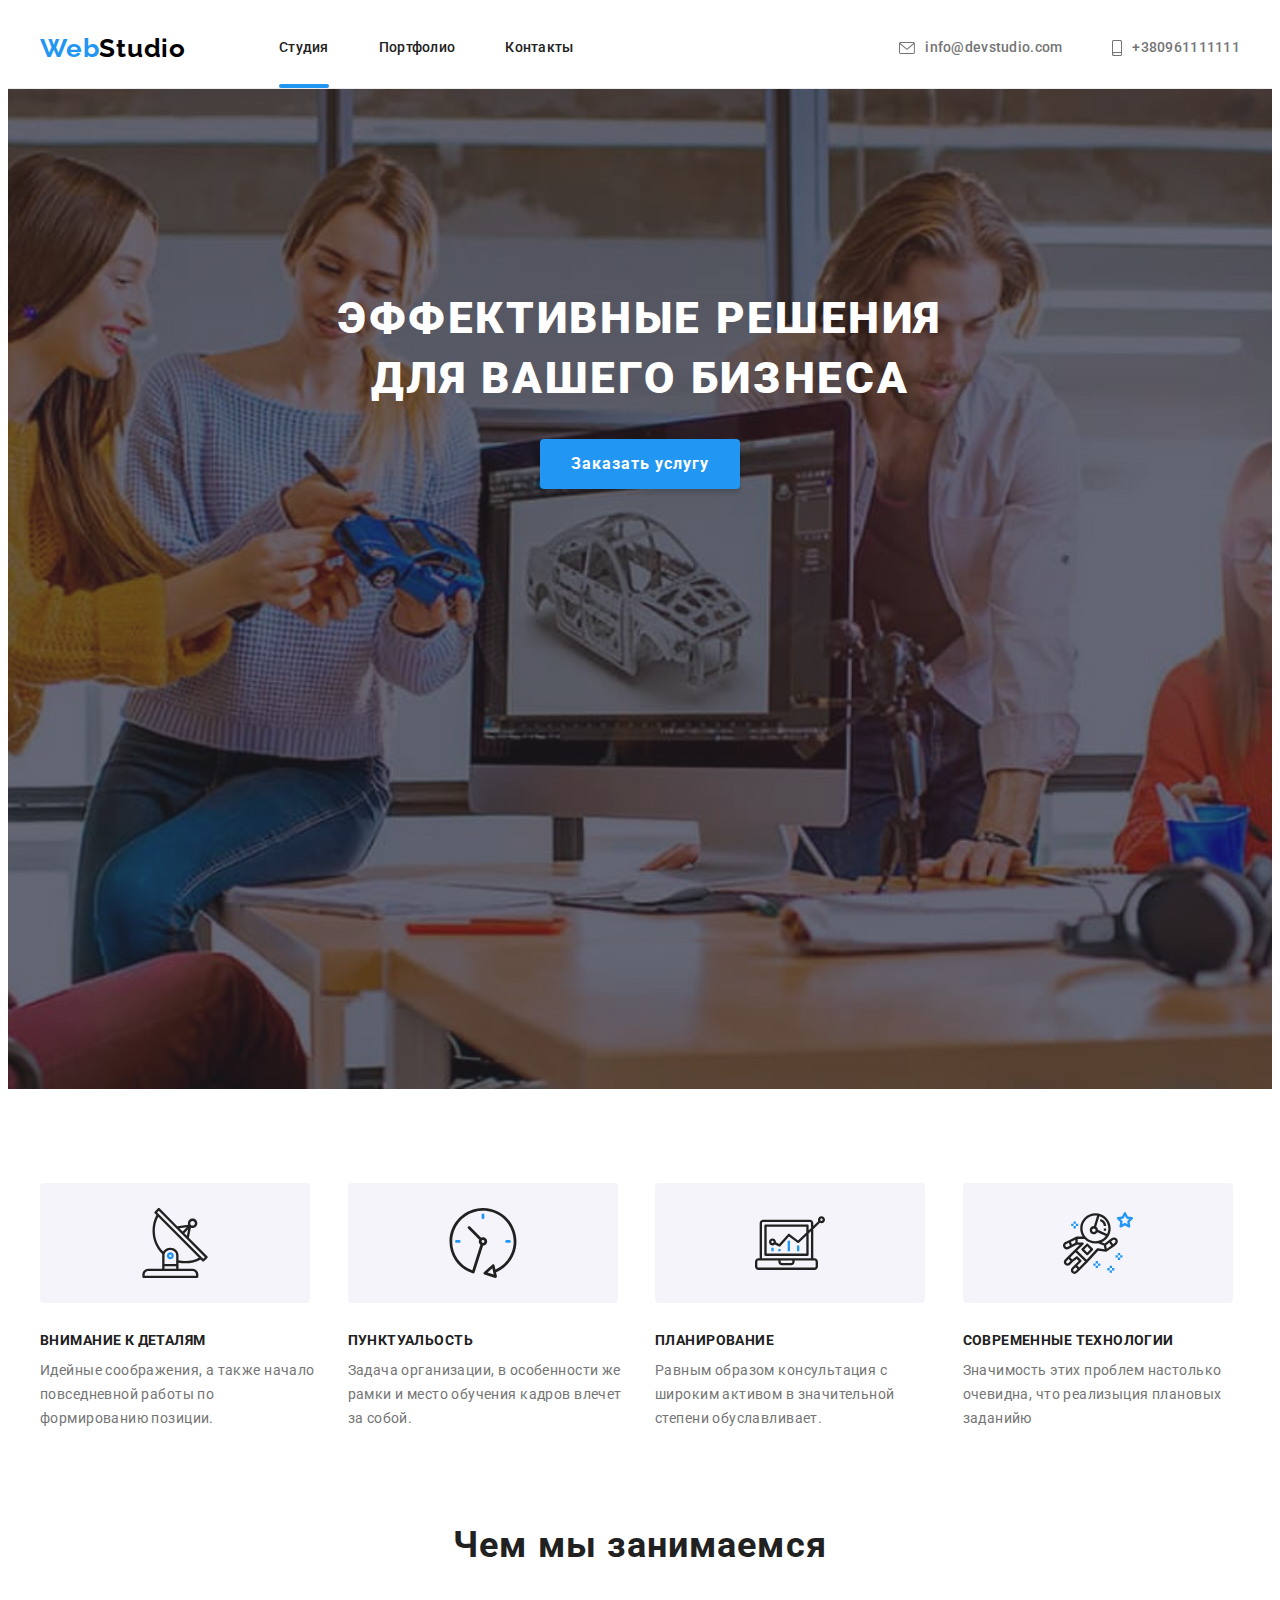
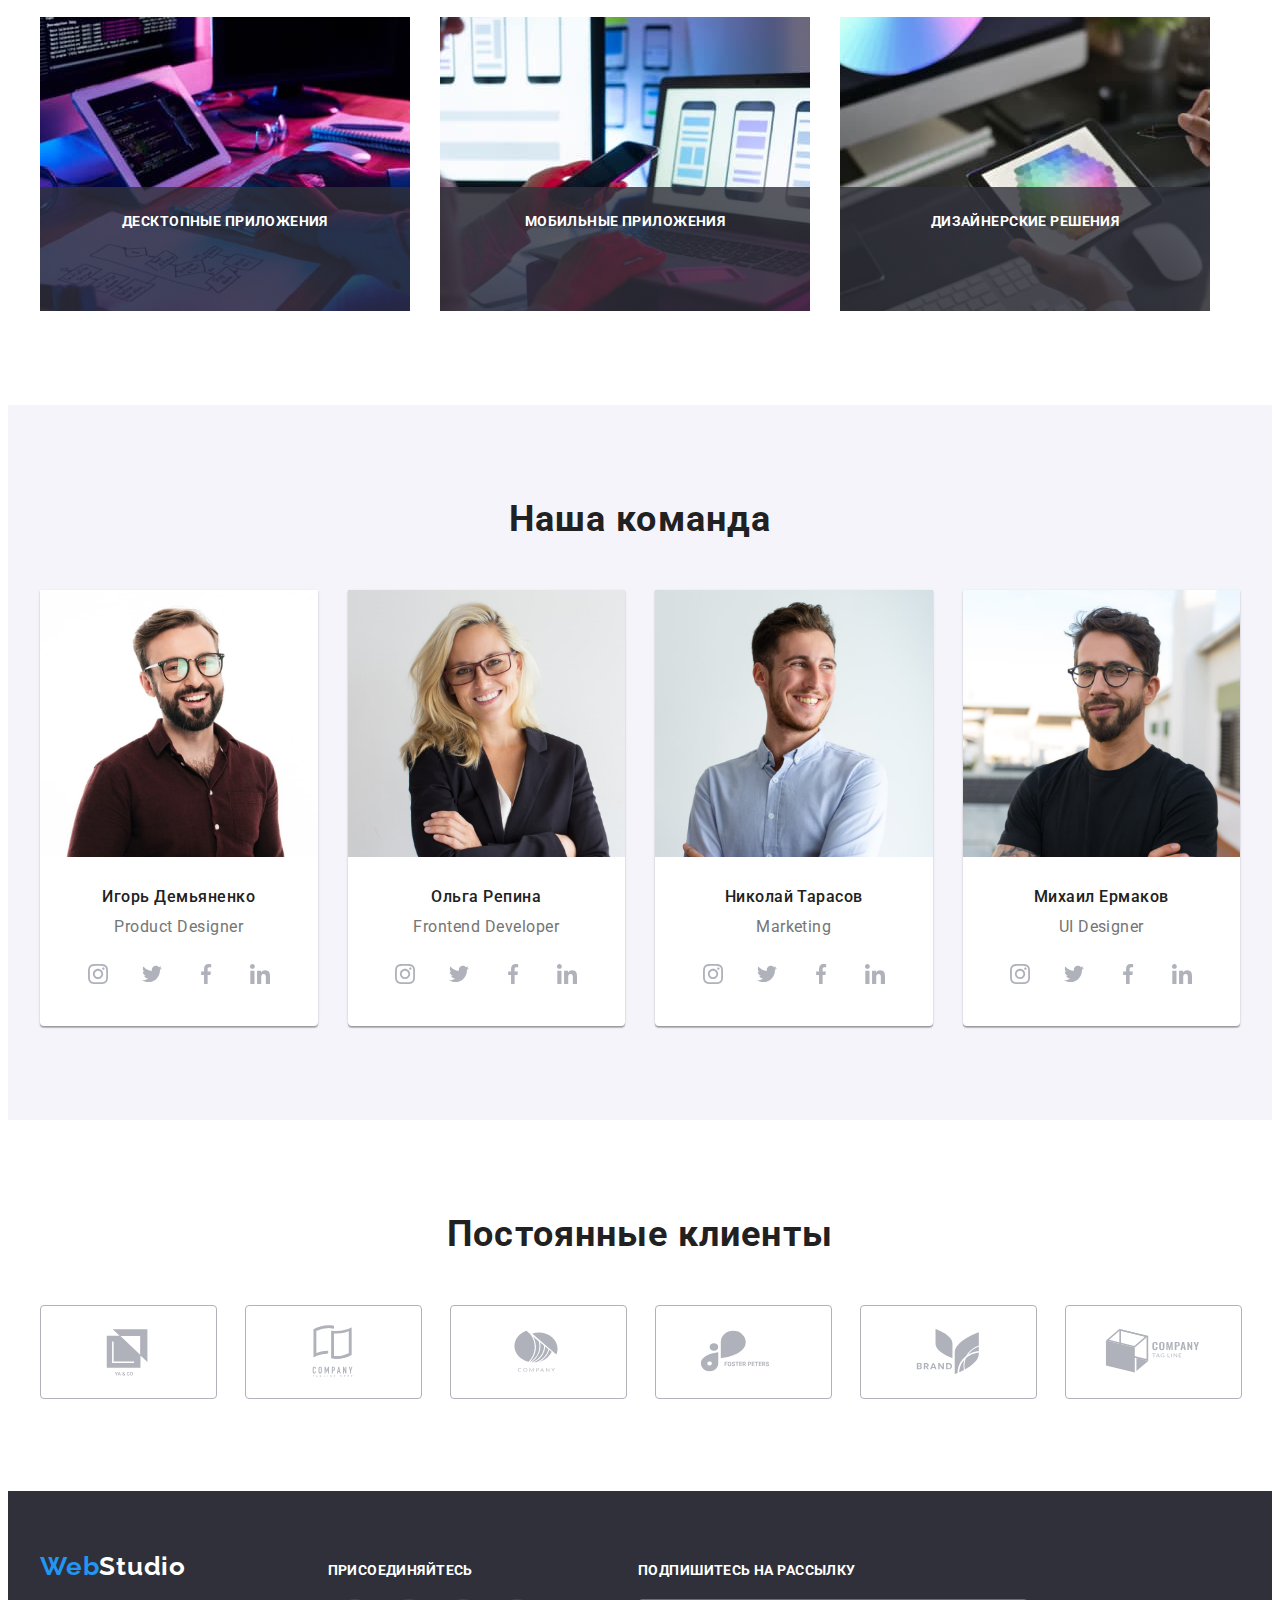
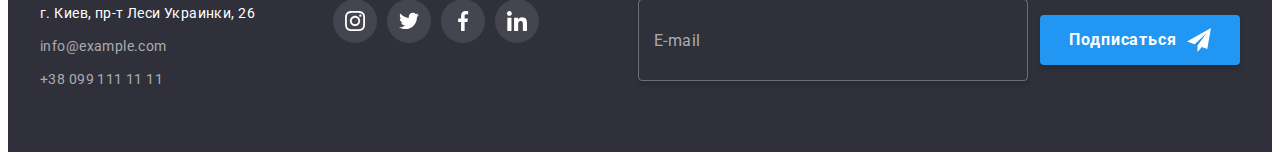
<file: index.html>
<!DOCTYPE html>
<html lang="ru">
  <head>
    <meta charset="utf-8" />
    <meta name="viewport" content="width=device-width, initial-scale=1.0" />
    <link rel="preconnect" href="https://fonts.googleapis.com" />
    <link rel="preconnect" href="https://fonts.gstatic.com" crossorigin />
    <link
      href="https://fonts.googleapis.com/css2?family=Raleway:wght@700&family=Roboto:wght@400;500;700;900&display=swap"
      rel="stylesheet"
    />
    <link
      rel="stylesheet"
      href="https://cdnjs.cloudflare.com/ajax/libs/modern-normalize/1.1.0/modern-normalize.min.css"
      integrity="sha512-wpPYUAdjBVSE4KJnH1VR1HeZfpl1ub8YT/NKx4PuQ5NmX2tKuGu6U/JRp5y+Y8XG2tV+wKQpNHVUX03MfMFn9Q=="
      crossorigin="anonymous"
      referrerpolicy="no-referrer"
    />
    <link rel="stylesheet" type="text/css" href="./css/main.css" />
    <title>WebStudio</title>
  </head>
  <body>
    <header class="header">
      <div class="container">
        <nav class="header-nav">
          <a href="./index.html" class="logo logo__header link" lang="en"
            ><span class="logo__aсcent">Web</span>Studio</a
          >

          <ul class="header-nav__list list">
            <li class="header-nav__item">
              <a
                href="./index.html"
                class="header-nav__link link header-nav__underline"
                >Студия</a
              >
            </li>
            <li class="header-nav__item">
              <a href="./portfolio.html" class="header-nav__link link"
                >Портфолио</a
              >
            </li>
            <li class="header-nav__item">
              <a href="" class="header-nav__link link">Контакты</a>
            </li>
          </ul>
        </nav>

        <ul class="header-contacts__list list">
          <li class="header-contacts__item">
            <a
              href="mailto:info@devstudio.com"
              class="header-contacts__link link"
            >
              <svg class="header-contacts__icon" width="16" height="12">
                <use href="./img/sprite.svg#icon-mail"></use>
              </svg>
              info@devstudio.com</a
            >
          </li>
          <li class="header-contacts__item">
            <a href="tel:+380961111111" class="header-contacts__link link">
              <svg class="header-contacts__icon" width="10" height="16">
                <use href="./img/sprite.svg#icon-phone"></use>
              </svg>
              +380961111111</a
            >
          </li>
        </ul>

        <div class="header-mob">
          <a href="./index.html" class="logo logo__header link" lang="en"
            ><span class="logo__aсcent">Web</span>Studio</a
          >

          <button type="button" class="header-mob__btn btn" data-menu-open>
            <svg class="header-mob__icon" width="24" height="16">
              <use href="./img/sprite.svg#icon-menu"></use>
            </svg>
          </button>

          <div class="menu is-hidden" data-menu>
            <button type="button" class="menu__btn btn" data-menu-close>
              <svg class="menu__icon" width="19" height="19">
                <use href="./img/sprite.svg#icon-close"></use>
              </svg>
            </button>
            <div class="menu-nav">
              <ul class="menu-nav__list list">
                <li class="menu-nav__item">
                  <a href="./index.html" class="menu-nav__link link">Студия</a>
                </li>
                <li class="menu-nav__item">
                  <a href="./portfolio.html" class="menu-nav__link link"
                    >Портфолио</a
                  >
                </li>
                <li class="menu-nav__item">
                  <a href="" class="menu-nav__link link">Контакты</a>
                </li>
              </ul>
            </div>

            <div class="menu-bottom">
              <div class="menu-contacts">
                <ul class="menu-contacts__list list">
                  <li class="menu-contacts__item">
                    <a
                      href="tel:+380961111111"
                      class="menu-contacts__link link menu-contacts__link--tel"
                      >+380961111111</a
                    >
                  </li>
                  <li class="menu-contacts__item">
                    <a
                      href="mailto:info@devstudio.com"
                      class="menu-contacts__link link menu-contacts__link--mail"
                      >info@devstudio.com</a
                    >
                  </li>
                </ul>
              </div>

              <div class="menu-social">
                <ul class="menu-social__list list">
                  <li class="menu-social__item">
                    <a href="" class="menu-social__link link">Instagram</a>
                  </li>
                  <li class="menu-social__item">
                    <a href="" class="menu-social__link link">Twitter</a>
                  </li>
                  <li class="menu-social__item">
                    <a href="" class="menu-social__link link">Facebook</a>
                  </li>
                  <li class="menu-social__item">
                    <a href="" class="menu-social__link link">LinkedIn</a>
                  </li>
                </ul>
              </div>
            </div>
          </div>
        </div>
      </div>
    </header>

    <main>
      <section class="heading">
        <div class="container">
          <h1 class="heading__title">Эффективные решения для вашего бизнеса</h1>
          <button class="button btn" type="button" data-modal-open>
            Заказать услугу
          </button>
        </div>
      </section>

      <section class="features">
        <div class="container">
          <h2 class="visually-hidden">Наши преимущества</h2>

          <ul class="features__list list">
            <li class="features__item">
              <div class="features__container">
                <svg class="features__icon" width="70" height="70">
                  <use href="./img/sprite.svg#icon-1-antenna"></use>
                </svg>
              </div>
              <h3 class="features__title">Внимание к деталям</h3>
              <p class="features__text">
                Идейные соображения, а также начало повседневной работы по
                формированию позиции.
              </p>
            </li>

            <li class="features__item">
              <div class="features__container">
                <svg class="features__icon" width="70" height="70">
                  <use href="./img/sprite.svg#icon-2-clock"></use>
                </svg>
              </div>
              <h3 class="features__title">Пунктуальость</h3>
              <p class="features__text">
                Задача организации, в особенности же рамки и место обучения
                кадров влечет за собой.
              </p>
            </li>

            <li class="features__item">
              <div class="features__container">
                <svg class="features__icon" width="70" height="70">
                  <use href="./img/sprite.svg#icon-3-diagram"></use>
                </svg>
              </div>

              <h3 class="features__title">Планирование</h3>
              <p class="features__text">
                Равным образом консультация с широким активом в значительной
                степени обуславливает.
              </p>
            </li>

            <li class="features__item">
              <div class="features__container">
                <svg class="features__icon" width="70" height="70">
                  <use href="./img/sprite.svg#icon-4-astronaut"></use>
                </svg>
              </div>

              <h3 class="features__title">Современные технологии</h3>
              <p class="features__text">
                Значимость этих проблем настолько очевидна, что реализыция
                плановых заданийю
              </p>
            </li>
          </ul>
        </div>
      </section>

      <section class="activity section">
        <div class="container">
          <h2 class="activity__title">Чем мы занимаемся</h2>

          <ul class="activity__list list">
            <li class="activity__item">
              <img
                src="./img/studio/img1.jpg"
                class="activity__img"
                width="370"
                height="294"
                alt="Работа с алгоримом"
              />
              <div class="activity__caption">
                <h3 class="activity__text">Десктопные приложения</h3>
              </div>
            </li>
            <li class="activity__item">
              <img
                src="./img/studio/img2.jpg"
                class="activity__img"
                width="370"
                height="294"
                alt="Работа с мобильными приложениями"
              />
              <div class="activity__caption">
                <h3 class="activity__text">Мобильные приложения</h3>
              </div>
            </li>
            <li class="activity__item">
              <img
                src="./img/studio/img3.jpg"
                class="activity__img"
                width="370"
                height="294"
                alt="Работа с графикой"
              />
              <div class="activity__caption">
                <h3 class="activity__text">Дизайнерские решения</h3>
              </div>
            </li>
          </ul>
        </div>
      </section>

      <section class="team section">
        <div class="container">
          <h2 class="team__title">Наша команда</h2>

          <ul class="team__list list">
            <li class="team__item">
              <picture>
                <source
                  srcset="./img/studio/img4.jpg"
                  media="(min-width:1200px)"
                />
                <source
                  srcset="
                    ./img/studio/img4-tab.jpg    1x,
                    ./img/studio/img4-tab-x2.jpg 2x
                  "
                  media="(min-width:768px)"
                />
                <source
                  srcset="
                    ./img/studio/img4-mob.jpg    1x,
                    ./img/studio/img4-mob-x2.jpg 2x
                  "
                  media="(min-width:480px)"
                />
                <img
                  src="./img/studio/img4.jpg"
                  class="team__img"
                  alt="Парень в очках"
                />
              </picture>

              <div class="team-caption">
                <h3 class="team-caption__title">Игорь Демьяненко</h3>
                <p class="team-caption__text" lang="en">Product Designer</p>
                <ul class="social list">
                  <li class="social__item">
                    <a href="" class="social__link social__link--team link">
                      <svg class="social__icon" width="20" height="20">
                        <use href="./img/sprite.svg#icon-instagram"></use>
                      </svg>
                    </a>
                  </li>
                  <li class="social__item">
                    <a href="" class="social__link social__link--team link">
                      <svg class="social__icon" width="20" height="20">
                        <use href="./img/sprite.svg#icon-twitter"></use>
                      </svg>
                    </a>
                  </li>
                  <li class="social__item">
                    <a href="" class="social__link social__link--team link">
                      <svg class="social__icon" width="20" height="20">
                        <use href="./img/sprite.svg#icon-facebook"></use>
                      </svg>
                    </a>
                  </li>
                  <li class="social__item">
                    <a href="" class="social__link social__link--team link">
                      <svg class="social__icon" width="20" height="20">
                        <use href="./img/sprite.svg#icon-linkedin"></use>
                      </svg>
                    </a>
                  </li>
                </ul>
              </div>
            </li>

            <li class="team__item">
              <picture>
                <source
                  srcset="./img/studio/img5.jpg"
                  media="(min-width:1200px)"
                />
                <source
                  srcset="
                    ./img/studio/img5-tab.jpg    1x,
                    ./img/studio/img5-tab-x2.jpg 2x
                  "
                  media="(min-width:768px)"
                />
                <source
                  srcset="
                    ./img/studio/img5-mob.jpg    1x,
                    ./img/studio/img5-mob-x2.jpg 2x
                  "
                  media="(min-width:480px)"
                />
                <img
                  src="./img/studio/img5.jpg"
                  class="team__img"
                  alt="Парень в очках"
                />
              </picture>

              <div class="team-caption">
                <h3 class="team-caption__title">Ольга Репина</h3>
                <p class="team-caption__text" lang="en">Frontend Developer</p>
                <ul class="social list">
                  <li class="social__item">
                    <a href="" class="social__link social__link--team link">
                      <svg class="social__icon" width="20" height="20">
                        <use href="./img/sprite.svg#icon-instagram"></use>
                      </svg>
                    </a>
                  </li>
                  <li class="social__item">
                    <a href="" class="social__link social__link--team link">
                      <svg class="social__icon" width="20" height="20">
                        <use href="./img/sprite.svg#icon-twitter"></use>
                      </svg>
                    </a>
                  </li>
                  <li class="social__item">
                    <a href="" class="social__link social__link--team link">
                      <svg class="social__icon" width="20" height="20">
                        <use href="./img/sprite.svg#icon-facebook"></use>
                      </svg>
                    </a>
                  </li>
                  <li class="social__item">
                    <a href="" class="social__link social__link--team link">
                      <svg class="social__icon" width="20" height="20">
                        <use href="./img/sprite.svg#icon-linkedin"></use>
                      </svg>
                    </a>
                  </li>
                </ul>
              </div>
            </li>

            <li class="team__item">
              <picture>
                <source
                  srcset="./img/studio/img6.jpg"
                  media="(min-width:1200px)"
                />
                <source
                  srcset="
                    ./img/studio/img6-tab.jpg    1x,
                    ./img/studio/img6-tab-x2.jpg 2x
                  "
                  media="(min-width:768px)"
                />
                <source
                  srcset="
                    ./img/studio/img6-mob.jpg    1x,
                    ./img/studio/img6-mob-x2.jpg 2x
                  "
                  media="(min-width:480px)"
                />
                <img
                  src="./img/studio/img6.jpg"
                  class="team__img"
                  alt="Парень в очках"
                />
              </picture>

              <div class="team-caption">
                <h3 class="team-caption__title">Николай Тарасов</h3>
                <p class="team-caption__text" lang="en">Marketing</p>
                <ul class="social list">
                  <li class="social__item">
                    <a href="" class="social__link social__link--team link">
                      <svg class="social__icon" width="20" height="20">
                        <use href="./img/sprite.svg#icon-instagram"></use>
                      </svg>
                    </a>
                  </li>
                  <li class="social__item">
                    <a href="" class="social__link social__link--team link">
                      <svg class="social__icon" width="20" height="20">
                        <use href="./img/sprite.svg#icon-twitter"></use>
                      </svg>
                    </a>
                  </li>
                  <li class="social__item">
                    <a href="" class="social__link social__link--team link">
                      <svg class="social__icon" width="20" height="20">
                        <use href="./img/sprite.svg#icon-facebook"></use>
                      </svg>
                    </a>
                  </li>
                  <li class="social__item">
                    <a href="" class="social__link social__link--team link">
                      <svg class="social__icon" width="20" height="20">
                        <use href="./img/sprite.svg#icon-linkedin"></use>
                      </svg>
                    </a>
                  </li>
                </ul>
              </div>
            </li>

            <li class="team__item">
              <picture>
                <source
                  srcset="./img/studio/img7.jpg"
                  media="(min-width:1200px)"
                />
                <source
                  srcset="
                    ./img/studio/img7-tab.jpg    1x,
                    ./img/studio/img7-tab-x2.jpg 2x
                  "
                  media="(min-width:768px)"
                />
                <source
                  srcset="
                    ./img/studio/img7-mob.jpg    1x,
                    ./img/studio/img7-mob-x2.jpg 2x
                  "
                  media="(min-width:480px)"
                />
                <img
                  src="./img/studio/img7.jpg"
                  class="team__img"
                  alt="Парень в очках"
                />
              </picture>

              <div class="team-caption">
                <h3 class="team-caption__title">Михаил Ермаков</h3>
                <p class="team-caption__text" lang="en">UI Designer</p>
                <ul class="social list">
                  <li class="social__item">
                    <a href="" class="social__link social__link--team link">
                      <svg class="social__icon" width="20" height="20">
                        <use href="./img/sprite.svg#icon-instagram"></use>
                      </svg>
                    </a>
                  </li>
                  <li class="social__item">
                    <a href="" class="social__link social__link--team link">
                      <svg class="social__icon" width="20" height="20">
                        <use href="./img/sprite.svg#icon-twitter"></use>
                      </svg>
                    </a>
                  </li>
                  <li class="social__item">
                    <a href="" class="social__link social__link--team link">
                      <svg class="social__icon" width="20" height="20">
                        <use href="./img/sprite.svg#icon-facebook"></use>
                      </svg>
                    </a>
                  </li>
                  <li class="social__item">
                    <a href="" class="social__link social__link--team link">
                      <svg class="social__icon" width="20" height="20">
                        <use href="./img/sprite.svg#icon-linkedin"></use>
                      </svg>
                    </a>
                  </li>
                </ul>
              </div>
            </li>
          </ul>
        </div>
      </section>

      <section class="clients section">
        <div class="container">
          <h2 class="clients__title">Постоянные клиенты</h2>

          <ul class="clients__list list">
            <li class="clients__item">
              <a href="" class="clients__link link">
                <svg class="clients__icon" width="106" height="60">
                  <use href="./img/sprite.svg#icon-logo-company1"></use>
                </svg>
              </a>
            </li>
            <li class="clients__item">
              <a href="" class="clients__link link">
                <svg class="clients__icon" width="106" height="60">
                  <use href="./img/sprite.svg#icon-logo-company2"></use>
                </svg>
              </a>
            </li>
            <li class="clients__item">
              <a href="" class="clients__link link">
                <svg class="clients__icon" width="106" height="60">
                  <use href="./img/sprite.svg#icon-logo-company3"></use>
                </svg>
              </a>
            </li>
            <li class="clients__item">
              <a href="" class="clients__link link">
                <svg class="clients__icon" width="106" height="60">
                  <use href="./img/sprite.svg#icon-logo-company4"></use>
                </svg>
              </a>
            </li>
            <li class="clients__item">
              <a href="" class="clients__link link">
                <svg class="clients__icon" width="106" height="60">
                  <use href="./img/sprite.svg#icon-logo-company5"></use>
                </svg>
              </a>
            </li>
            <li class="clients__item">
              <a href="" class="clients__link link">
                <svg class="clients__icon" width="106" height="60">
                  <use href="./img/sprite.svg#icon-logo-company6"></use>
                </svg>
              </a>
            </li>
          </ul>
        </div>
      </section>
    </main>

    <footer class="footer">
      <div class="container footer__container">
        <div class="footer__box">
          <div class="footer-contacts">
            <a href="./index.html" class="logo logo__footer link" lang="en"
              ><span class="logo__aсcent">Web</span>Studio</a
            >

            <address>
              <ul class="footer-contacts__list list">
                <li class="footer-contacts__item">
                  <a
                    href="https://goo.gl/maps/eJTLfQxmytLTJuuw9"
                    class="footer-contacts__link footer-contacts__link--address link"
                    target="_blank"
                    rel="noreferrer noopener"
                    >г. Киев, пр-т Леси Украинки, 26</a
                  >
                </li>
                <li class="footer-contacts__item">
                  <a
                    href="mailto:info@example.com"
                    class="footer-contacts__link link"
                    >info@example.com</a
                  >
                </li>
                <li class="footer-contacts__item">
                  <a href="tel:+380991111111" class="footer-contacts__link link"
                    >+38 099 111 11 11</a
                  >
                </li>
              </ul>
            </address>
          </div>

          <div class="footer-social">
            <p class="footer-social__text">Присоединяйтесь</p>
            <ul class="social list">
              <li class="social__item">
                <a href="" class="social__link social__link--footer link">
                  <svg
                    class="social__icon social__icon--footer"
                    width="20"
                    height="20"
                  >
                    <use href="./img/sprite.svg#icon-instagram"></use>
                  </svg>
                </a>
              </li>
              <li class="social__item">
                <a href="" class="social__link social__link--footer link">
                  <svg
                    class="social__icon social__icon--footer"
                    width="20"
                    height="20"
                  >
                    <use href="./img/sprite.svg#icon-twitter"></use>
                  </svg>
                </a>
              </li>
              <li class="social__item">
                <a href="" class="social__link social__link--footer link">
                  <svg
                    class="social__icon social__icon--footer"
                    width="20"
                    height="20"
                  >
                    <use href="./img/sprite.svg#icon-facebook"></use>
                  </svg>
                </a>
              </li>
              <li class="social__item">
                <a href="" class="social__link social__link--footer link">
                  <svg
                    class="social__icon social__icon--footer"
                    width="20"
                    height="20"
                  >
                    <use href="./img/sprite.svg#icon-linkedin"></use>
                  </svg>
                </a>
              </li>
            </ul>
          </div>
        </div>

        <div class="footer-newsletter">
          <p class="footer-newsletter__text">Подпишитесь на рассылку</p>
          <form class="footer-newsletter__form">
            <label class="footer-newsletter__label">
              <input
                type="email"
                name="subscribe"
                class="footer-newsletter__input"
                placeholder="E-mail"
              />
            </label>
            <button type="submit" class="button btn">
              <span class="footer-newsletter__btn--text">Подписаться</span
              ><svg class="footer-newsletter__btn--icon" width="24" height="24">
                <use href="./img/sprite.svg#icon-subscribe"></use>
              </svg>
            </button>
          </form>
        </div>
      </div>
    </footer>

    <div class="backdrop is-hidden" data-modal>
      <div class="modal">
        <button type="button" class="modal-close btn" data-modal-close>
          <svg class="modal-close__icon" width="18" height="18">
            <use href="./img/sprite.svg#icon-close"></use>
          </svg>
        </button>

        <p class="modal__text">Оставьте свои данные, мы вам перезвоним</p>

        <form action="#" class="modal-form">
          <div class="modal-form__field">
            <label for="input-name" class="modal-form__label">Имя</label>
            <div class="modal-form__wrape">
              <input
                type="text"
                name="modal-name"
                id="input-name"
                class="modal-form__input"
              />
              <svg class="modal-form__icon" width="18" height="18">
                <use href="./img/sprite.svg#icon-person"></use>
              </svg>
            </div>
          </div>
          <div class="modal-form__field">
            <label for="input-tel" class="modal-form__label">Телефон</label>
            <div class="modal-form__wrape">
              <input
                type="tel"
                name="modal-tel"
                id="input-tel"
                class="modal-form__input"
              />
              <svg class="modal-form__icon" width="18" height="18">
                <use href="./img/sprite.svg#icon-tel"></use>
              </svg>
            </div>
          </div>
          <div class="modal-form__field">
            <label for="input-email" class="modal-form__label">Почта</label>
            <div class="modal-form__wrape">
              <input
                type="email"
                name="modal-email"
                id="input-email"
                class="modal-form__input"
              />
              <svg class="modal-form__icon" width="18" height="18">
                <use href="./img/sprite.svg#icon-email"></use>
              </svg>
            </div>
          </div>
          <div class="modal-form__comment">
            <label for="comment" class="modal-form__label">Комментарий</label>
            <textarea
              name="modal-comment"
              id="comment"
              class="modal-form__textarea"
              placeholder="Введите текст"
            ></textarea>
          </div>

          <div class="modal-checkbox">
            <input
              type="checkbox"
              name="modal-check"
              id="checkbox"
              class="modal-checkbox__input visually-hidden"
            />
            <label for="checkbox" class="modal-checkbox__label"
              ><span class="modal-checkbox__icon"
                ><svg width="16" height="16">
                  <use href="./img/sprite.svg#icon-check"></use></svg></span
              >Соглашаюсь с рассылкой и принимаю
              <a href="" class="modal-checkbox__link link">
                Условия договора</a
              ></label
            >
          </div>
          <button type="submit" class="button modal-form__button btn">
            Отправить
          </button>
        </form>
      </div>
    </div>

    <script src="./js/modal.js"></script>
    <script src="./js/menu.js"></script>
  </body>
</html>
</file>
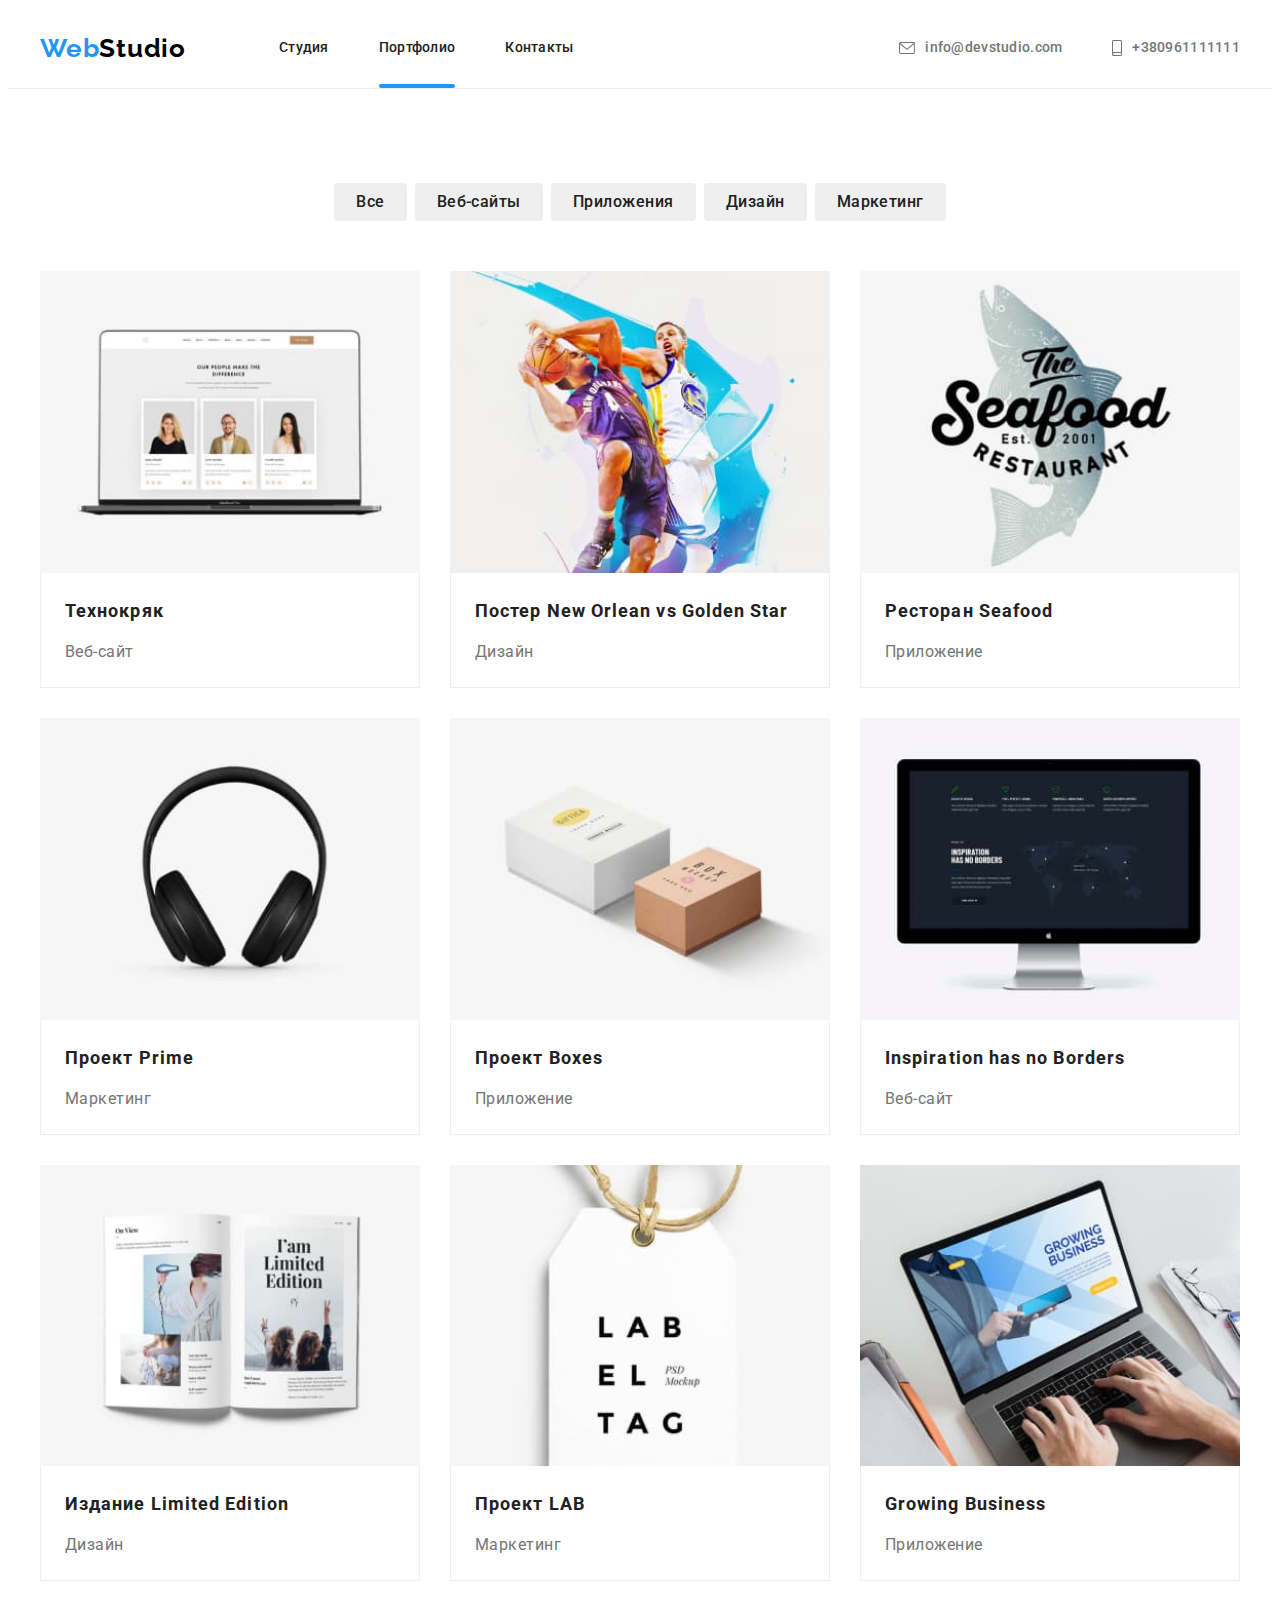
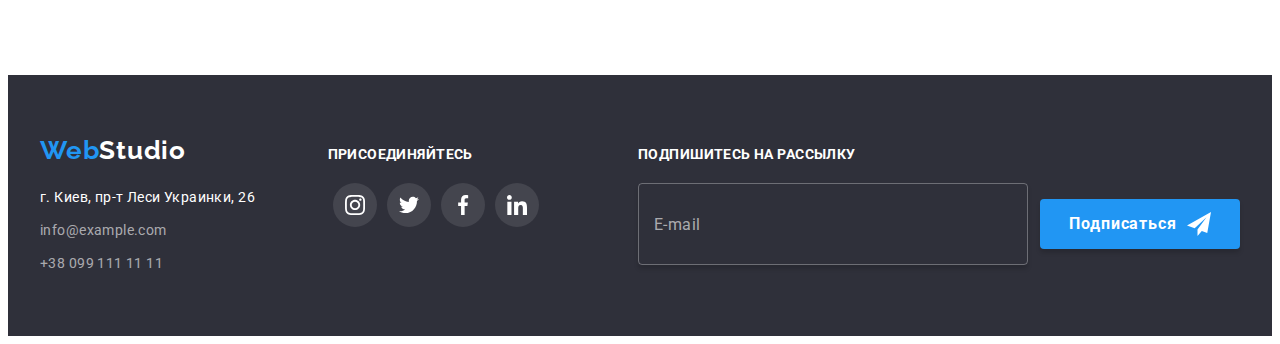
<file: portfolio.html>
<!DOCTYPE html>
<html lang="ru">
<head>
	<meta charset="utf-8">
	<meta name="viewport" content="width=device-width, initial-scale=1.0" />
	<link rel="preconnect" href="https://fonts.googleapis.com">
	<link rel="preconnect" href="https://fonts.gstatic.com" crossorigin>
	<link href="https://fonts.googleapis.com/css2?family=Raleway:wght@700&family=Roboto:wght@400;500;700;900&display=swap" rel="stylesheet">
	<link rel="stylesheet" href="https://cdnjs.cloudflare.com/ajax/libs/modern-normalize/1.1.0/modern-normalize.min.css" integrity="sha512-wpPYUAdjBVSE4KJnH1VR1HeZfpl1ub8YT/NKx4PuQ5NmX2tKuGu6U/JRp5y+Y8XG2tV+wKQpNHVUX03MfMFn9Q==" crossorigin="anonymous" referrerpolicy="no-referrer" />
	<link rel="stylesheet" type="text/css" href="./css/main.css">
	<title>Portfolio</title>
</head>
<body>
	<header class="header">
		<div class="container">
			<nav class="header-nav">
				<a href="./index.html" class="logo logo__header link" lang="en"><span class="logo__aсcent">Web</span>Studio</a>

				<ul class="header-nav__list list">
					<li class="header-nav__item">
						<a href="./index.html" class="header-nav__link link">Студия</a>
					</li>
					<li class="header-nav__item">
						<a href="./portfolio.html" class="header-nav__link link header-nav__underline">Портфолио</a>
					</li>
					<li class="header-nav__item">
						<a href="" class="header-nav__link link">Контакты</a>
					</li>
				</ul>
			</nav>

			<ul class="header-contacts__list list">
				<li class="header-contacts__item">
					<a href="mailto:info@devstudio.com" class="header-contacts__link link">
						<svg class="header-contacts__icon" width="16" height="12">
							<use href="./img/sprite.svg#icon-mail"></use>
						</svg>
					info@devstudio.com</a>
				</li>
				<li class="header-contacts__item">
					<a href="tel:+380961111111" class="header-contacts__link link">
						<svg class="header-contacts__icon" width="10" height="16">
							<use href="./img/sprite.svg#icon-phone"></use>
						</svg>
					+380961111111</a>
				</li>
			</ul>

			<div class="header-mob">
				<a href="./index.html" class="logo logo__header link" lang="en"><span class="logo__aсcent">Web</span>Studio</a>

				<button type="button" class="header-mob__btn btn" data-menu-open>
					<svg class="header-mob__icon" width="24" height="16">
						<use href="./img/sprite.svg#icon-menu"></use>
					</svg>
				</button>

				<div class="menu is-hidden" data-menu>
					<button type="button" class="menu__btn btn" data-menu-close>
						<svg class="menu__icon" width="19" height="19">
							<use href="./img/sprite.svg#icon-close"></use>
						</svg>
					</button>
					<div class="menu-nav">
						<ul class="menu-nav__list list">
							<li class="menu-nav__item">
								<a href="./index.html" class="menu-nav__link link">Студия</a>
							</li>
							<li class="menu-nav__item">
								<a href="./portfolio.html" class="menu-nav__link link">Портфолио</a>
							</li>
							<li class="menu-nav__item">
								<a href="" class="menu-nav__link link">Контакты</a>
							</li>
						</ul>
					</div>

					<div class="menu-bottom">
						<div class="menu-contacts">
							<ul class="menu-contacts__list list">
								<li class="menu-contacts__item">
									<a href="tel:+380961111111" class="menu-contacts__link link menu-contacts__link--tel">+380961111111</a>
								</li>
								<li class="menu-contacts__item">
									<a href="mailto:info@devstudio.com" class="menu-contacts__link link menu-contacts__link--mail">info@devstudio.com</a>
								</li>
							</ul>
						</div>

						<div class="menu-social">
							<ul class="menu-social__list list">
								<li class="menu-social__item">
									<a href="" class="menu-social__link link">Instagram</a>
								</li>
								<li class="menu-social__item">
									<a href="" class="menu-social__link link">Twitter</a>
								</li>
								<li class="menu-social__item">
									<a href="" class="menu-social__link link">Facebook</a>
								</li>
								<li class="menu-social__item">
									<a href="" class="menu-social__link link">LinkedIn</a>
								</li>
							</ul>
						</div>
					</div>
				</div>
			</div>
		</div>
	</header>

	<main>
		<section class="portfolio section">
			<div class="container">
				<h1 class="visually-hidden">Портфолио</h1>

				<ul class="portfolio-button list">
					<li class="portfolio-button__item">
						<button class="portfolio-button__btn btn" type="button">Все</button>
					</li>
					<li class="portfolio-button__item">
						<button class="portfolio-button__btn btn" type="button">Веб-сайты</button>
					</li>
					<li class="portfolio-button__item">
						<button class="portfolio-button__btn btn" type="button">Приложения</button>
					</li>
					<li class="portfolio-button__item">
						<button class="portfolio-button__btn btn" type="button">Дизайн</button>
					</li>
					<li class="portfolio-button__item">
						<button class="portfolio-button__btn btn" type="button">Маркетинг</button>
					</li>
				</ul>

				<ul class="portfolio-content list">
					<li class="portfolio-content__item">
						<a href="" class="portfolio-content__link link">
						<div class="portfolio-content__overlay">

							<picture>
								<source srcset="./img/portfolio/img1.jpg" media="(min-width:1200px)">
								<source srcset="./img/portfolio/img1-tab-x1.jpg 1x, ./img/portfolio/img1-tab-x2.jpg 2x" media="(min-width:768px)">
								<source srcset="./img/portfolio/img1-mob-x1.jpg 1x, ./img/portfolio/img1-mob-x2.jpg 2x" media="(min-width:480px)">
								<img src="./img/portfolio/img1.jpg" class="portfolio-content__img" alt="Ноутбук">
							</picture>

							<p class="portfolio-content__description">Технокряк это современная площадка распространения коронавируса. Компании используют эту платформу для цифрового шпионажа и атак на защищённые сервера конкурентов.</p>
						</div>
						<div class="portfolio-content__caption">
							<h2 class="portfolio-content__title">Технокряк</h2>
							<p class="portfolio-content__text">Веб-сайт</p>
						</div></a>
					</li>
					<li class="portfolio-content__item">
						<a href="" class="portfolio-content__link link">
						<div class="portfolio-content__overlay">

							<picture>
								<source srcset="./img/portfolio/img2.jpg" media="(min-width:1200px)">
								<source srcset="./img/portfolio/img2-tab-x1.jpg 1x, ./img/portfolio/img2-tab-x2.jpg 2x" media="(min-width:768px)">
								<source srcset="./img/portfolio/img2-mob-x1.jpg 1x, ./img/portfolio/img2-mob-x2.jpg 2x" media="(min-width:480px)">
								<img src="./img/portfolio/img2.jpg" class="portfolio-content__img" alt="Ноутбук">
							</picture>

							<p class="portfolio-content__description">Технокряк это современная площадка распространения коронавируса. Компании используют эту платформу для цифрового шпионажа и атак на защищённые сервера конкурентов.</p>
						</div>
						<div class="portfolio-content__caption">
							<h2 class="portfolio-content__title">Постер <span lang="en">New Orlean vs Golden Star</span></h2>
							<p class="portfolio-content__text">Дизайн</p>
						</div></a>
					</li>
					<li class="portfolio-content__item">
						<a href="" class="portfolio-content__link link">
						<div class="portfolio-content__overlay">

							<picture>
								<source srcset="./img/portfolio/img3.jpg" media="(min-width:1200px)">
								<source srcset="./img/portfolio/img3-tab-x1.jpg 1x, ./img/portfolio/img3-tab-x2.jpg 2x" media="(min-width:768px)">
								<source srcset="./img/portfolio/img3-mob-x1.jpg 1x, ./img/portfolio/img3-mob-x2.jpg 2x" media="(min-width:480px)">
								<img src="./img/portfolio/img3.jpg" class="portfolio-content__img" alt="Ноутбук">
							</picture>
							
							<p class="portfolio-content__description">Технокряк это современная площадка распространения коронавируса. Компании используют эту платформу для цифрового шпионажа и атак на защищённые сервера конкурентов.</p>
						</div>
						<div class="portfolio-content__caption">
							<h2 class="portfolio-content__title">Ресторан <span lang="en">Seafood</span></h2>
							<p class="portfolio-content__text">Приложение</p>
						</div></a>
					</li>
					<li class="portfolio-content__item">
						<a href="" class="portfolio-content__link link">
						<div class="portfolio-content__overlay">

							<picture>
								<source srcset="./img/portfolio/img4.jpg" media="(min-width:1200px)">
								<source srcset="./img/portfolio/img4-tab-x1.jpg 1x, ./img/portfolio/img4-tab-x2.jpg 2x" media="(min-width:768px)">
								<source srcset="./img/portfolio/img4-mob-x1.jpg 1x, ./img/portfolio/img4-mob-x2.jpg 2x" media="(min-width:480px)">
								<img src="./img/portfolio/img4.jpg" class="portfolio-content__img" alt="Ноутбук">
							</picture>

							<p class="portfolio-content__description">Технокряк это современная площадка распространения коронавируса. Компании используют эту платформу для цифрового шпионажа и атак на защищённые сервера конкурентов.</p>
						</div>
						<div class="portfolio-content__caption">
							<h2 class="portfolio-content__title">Проект <span lang="en">Prime</span></h2>
							<p class="portfolio-content__text">Маркетинг</p>
						</div></a>
					</li>
					<li class="portfolio-content__item">
						<a href="" class="portfolio-content__link link">
						<div class="portfolio-content__overlay">

							<picture>
								<source srcset="./img/portfolio/img5.jpg" media="(min-width:1200px)">
								<source srcset="./img/portfolio/img5-tab-x1.jpg 1x, ./img/portfolio/img5-tab-x2.jpg 2x" media="(min-width:768px)">
								<source srcset="./img/portfolio/img5-mob-x1.jpg 1x, ./img/portfolio/img5-mob-x2.jpg 2x" media="(min-width:480px)">
								<img src="./img/portfolio/img5.jpg" class="portfolio-content__img" alt="Ноутбук">
							</picture>

							<p class="portfolio-content__description">Технокряк это современная площадка распространения коронавируса. Компании используют эту платформу для цифрового шпионажа и атак на защищённые сервера конкурентов.</p>
						</div>
						<div class="portfolio-content__caption">
							<h2 class="portfolio-content__title">Проект <span lang="en">Boxes</span></h2>
							<p class="portfolio-content__text">Приложение</p>
						</div></a>
					</li>
					<li class="portfolio-content__item">
						<a href="" class="portfolio-content__link link">
						<div class="portfolio-content__overlay">

							<picture>
								<source srcset="./img/portfolio/img6.jpg" media="(min-width:1200px)">
								<source srcset="./img/portfolio/img6-tab-x1.jpg 1x, ./img/portfolio/img6-tab-x2.jpg 2x" media="(min-width:768px)">
								<source srcset="./img/portfolio/img6-mob-x1.jpg 1x, ./img/portfolio/img6-mob-x2.jpg 2x" media="(min-width:480px)">
								<img src="./img/portfolio/img6.jpg" class="portfolio-content__img" alt="Ноутбук">
							</picture>

							<p class="portfolio-content__description">Технокряк это современная площадка распространения коронавируса. Компании используют эту платформу для цифрового шпионажа и атак на защищённые сервера конкурентов.</p>
						</div>
						<div class="portfolio-content__caption">
							<h2 class="portfolio-content__title" lang="en">Inspiration has no Borders</h2>
							<p class="portfolio-content__text">Веб-сайт</p>
						</div></a>
					</li>
					<li class="portfolio-content__item">
						<a href="" class="portfolio-content__link link">
						<div class="portfolio-content__overlay">

							<picture>
								<source srcset="./img/portfolio/img7.jpg" media="(min-width:1200px)">
								<source srcset="./img/portfolio/img7-tab-x1.jpg 1x, ./img/portfolio/img7-tab-x2.jpg 2x" media="(min-width:768px)">
								<source srcset="./img/portfolio/img7-mob-x1.jpg 1x, ./img/portfolio/img7-mob-x2.jpg 2x" media="(min-width:480px)">
								<img src="./img/portfolio/img7.jpg" class="portfolio-content__img" alt="Ноутбук">
							</picture>

							<p class="portfolio-content__description">Технокряк это современная площадка распространения коронавируса. Компании используют эту платформу для цифрового шпионажа и атак на защищённые сервера конкурентов.</p>
						</div>
						<div class="portfolio-content__caption">
							<h2 class="portfolio-content__title">Издание <span lang="en">Limited Edition</span></h2>
							<p class="portfolio-content__text">Дизайн</p>
						</div></a>
					</li>
					<li class="portfolio-content__item">
						<a href="" class="portfolio-content__link link">
						<div class="portfolio-content__overlay">

							<picture>
								<source srcset="./img/portfolio/img8.jpg" media="(min-width:1200px)">
								<source srcset="./img/portfolio/img8-tab-x1.jpg 1x, ./img/portfolio/img8-tab-x2.jpg 2x" media="(min-width:768px)">
								<source srcset="./img/portfolio/img8-mob-x1.jpg 1x, ./img/portfolio/img8-mob-x2.jpg 2x" media="(min-width:480px)">
								<img src="./img/portfolio/img8.jpg" class="portfolio-content__img" alt="Ноутбук">
							</picture>

							<p class="portfolio-content__description">Технокряк это современная площадка распространения коронавируса. Компании используют эту платформу для цифрового шпионажа и атак на защищённые сервера конкурентов.</p>
						</div>
						<div class="portfolio-content__caption">
							<h2 class="portfolio-content__title">Проект LAB</h2>
							<p class="portfolio-content__text">Маркетинг</p>
						</div></a>
					</li>
					<li class="portfolio-content__item">
						<a href="" class="portfolio-content__link link">
						<div class="portfolio-content__overlay">

							<picture>
								<source srcset="./img/portfolio/img9.jpg" media="(min-width:1200px)">
								<source srcset="./img/portfolio/img9-tab-x1.jpg 1x, ./img/portfolio/img9-tab-x2.jpg 2x" media="(min-width:768px)">
								<source srcset="./img/portfolio/img9-mob-x1.jpg 1x, ./img/portfolio/img9-mob-x2.jpg 2x" media="(min-width:480px)">
								<img src="./img/portfolio/img9.jpg" class="portfolio-content__img" alt="Ноутбук">
							</picture>

							<p class="portfolio-content__description">Технокряк это современная площадка распространения коронавируса. Компании используют эту платформу для цифрового шпионажа и атак на защищённые сервера конкурентов.</p>
						</div>
						<div class="portfolio-content__caption">
							<h2 class="portfolio-content__title">Growing Business</h2>
							<p class="portfolio-content__text">Приложение</p>
						</div></a>
					</li>
				</ul>
			</div>
		</section>
	</main>

	<footer class="footer">
		<div class="container footer__container">

			<div class="footer__box">
				<div class="footer-contacts">
					<a href="./index.html" class="logo logo__footer link" lang="en"><span class="logo__aсcent">Web</span>Studio</a>

					<address>
						<ul class="footer-contacts__list list">
							<li class="footer-contacts__item">
								<a href="https://goo.gl/maps/eJTLfQxmytLTJuuw9" class="footer-contacts__link footer-contacts__link--address link" target="_blank" rel="noreferrer noopener">г. Киев, пр-т Леси Украинки, 26</a>
							</li>
							<li class="footer-contacts__item">
								<a href="mailto:info@example.com" class="footer-contacts__link link">info@example.com</a>
							</li>
							<li class="footer-contacts__item">
								<a href="tel:+380991111111" class="footer-contacts__link link">+38 099 111 11 11</a>
							</li>
						</ul>
					</address>
				</div>

				<div class="footer-social">
					<p class="footer-social__text">Присоединяйтесь</p>
					<ul class="social list">
						<li class="social__item">
							<a href="" class="social__link social__link--footer link">
								<svg class="social__icon social__icon--footer" width="20" height="20">
									<use href="./img/sprite.svg#icon-instagram"></use>
								</svg>
							</a>
						</li>
						<li class="social__item">
							<a href="" class="social__link social__link--footer link">
								<svg class="social__icon social__icon--footer" width="20" height="20">
									<use href="./img/sprite.svg#icon-twitter"></use>
								</svg>
							</a>
						</li>
						<li class="social__item">
							<a href="" class="social__link social__link--footer link">
								<svg class="social__icon social__icon--footer" width="20" height="20">
									<use href="./img/sprite.svg#icon-facebook"></use>
								</svg>
							</a>
						</li>
						<li class="social__item">
							<a href="" class="social__link social__link--footer link">
								<svg class="social__icon social__icon--footer" width="20" height="20">
									<use href="./img/sprite.svg#icon-linkedin"></use>
								</svg>
							</a>
						</li>
					</ul>
				</div>
			</div>

			<div class="footer-newsletter">
				<p class="footer-newsletter__text">Подпишитесь на рассылку</p>
				<form class="footer-newsletter__form">
					<label class="footer-newsletter__label">
						<input type="email" name="subscribe" class="footer-newsletter__input" placeholder="E-mail">
					</label>
					<button type="submit" class="button btn footer-newsletter__btn"><span class="footer-newsletter__btn--text">Подписаться</span><svg class="footer-newsletter__btn--icon" width="24" height="24"><use href="./img/sprite.svg#icon-subscribe"></use></svg></button>
				</form>
			</div>
		</div>	
	</footer>

	<script src="./js/menu.js"></script>
</body>
</html>
</file>
<file: css/main.css>
@charset "UTF-8";
:root {
  --logo-part-color: #2196F3;
  /* цвет части логотипа */
  --main-accent-color: #2196F3;
  /* цвет наведении */
  --header-nav-color: #212121;
  /* цвет навигации */
  --header-text-color: #757575;
  /* цвет остального текста шапки */
  --main-title-sm-color: #212121;
  /* цвет цвет заголовкоц низшего уровня */
  --main-text-color: #757575;
  /* цвет текста */
  --main-svg-cplor: #AFB1BB;
  /* цвет SVG картинок */
}

/* для скрытых заголовков */
.visually-hidden {
  position: absolute;
  width: 1px;
  height: 1px;
  margin: -1px;
  padding: 0;
  overflow: hidden;
  border: 0;
  clip: rect(0 0 0 0);
}

body {
  font-family: 'Roboto', sans-serif;
}

p, h1, h2, h3, h4, h5, h6 {
  margin-top: 0;
  margin-bottom: 0;
}

ul {
  margin-top: 0;
  margin-bottom: 0;
  padding-left: 0;
}

.link {
  text-decoration: none;
  /* убирает все подчеркивания */
}

.list {
  list-style: none;
  /* убирает все маркеры в списках */
}

.container {
  width: 100%;
  padding-left: 15px;
  padding-right: 15px;
  margin: 0 auto;
}

@media screen and (min-width: 480px) {
  .container {
    width: 480px;
  }
}

@media screen and (min-width: 768px) {
  .container {
    width: 768px;
  }
}

@media screen and (min-width: 1200px) {
  .container {
    width: 1200px;
  }
}

.section {
  padding-top: 60px;
  padding-bottom: 60px;
}

@media screen and (min-width: 1200px) {
  .section {
    padding-top: 94px;
    padding-bottom: 94px;
  }
}

.btn {
  cursor: pointer;
  border: transparent;
}

.button {
  width: 200px;
  height: 50px;
  font-family: Roboto;
  font-style: normal;
  font-weight: bold;
  font-size: 16px;
  line-height: 1.87;
  letter-spacing: 0.06em;
  color: #FFFFFF;
  display: flex;
  justify-content: center;
  align-items: center;
  background-color: var(--main-accent-color);
  box-shadow: 0px 4px 4px rgba(0, 0, 0, 0.15);
  border-radius: 4px;
  transition: background 250ms cubic-bezier(0.4, 0, 0.2, 1);
}

.button:hover, .button:focus {
  background: #188CE8;
}

.logo {
  font-family: Raleway;
  font-weight: bold;
  font-size: 26px;
  line-height: 1.19;
  letter-spacing: 0.03em;
  display: block;
}

.logo__aсcent {
  color: var(--logo-part-color);
}

.logo__header {
  color: #000000;
  margin-right: 93px;
}

.logo__footer {
  color: #FFFFFF;
  margin-bottom: 20px;
}

.social {
  display: flex;
  justify-content: center;
  align-items: center;
}

.social__item {
  width: 44px;
  height: 44px;
}

.social__item:not(:last-child) {
  margin-right: 10px;
}

.social__link {
  width: 100%;
  height: 100%;
  display: flex;
  justify-content: center;
  align-items: center;
  border-radius: 50%;
  transition: background-color 250ms cubic-bezier(0.4, 0, 0.2, 1);
}

.social__link:hover, .social__link:focus {
  background-color: var(--main-accent-color);
}

.social__link--team {
  color: var(--main-svg-cplor);
}

.social__link--footer {
  background-color: rgba(255, 255, 255, 0.1);
}

.social__icon {
  fill: currentColor;
  transition: fill 250ms cubic-bezier(0.4, 0, 0.2, 1);
}

.social__link:hover .social__icon,
.social__link:focus .social__icon {
  fill: #FFFFFF;
}

.social__icon--footer {
  fill: #FFFFFF;
}

.header {
  border-bottom: 1px solid #ececec;
}

.header .container {
  display: flex;
  align-items: center;
}

.header-nav {
  display: none;
}

@media screen and (min-width: 768px) {
  .header-nav {
    display: flex;
    align-items: center;
  }
}

.header-nav__list {
  display: flex;
}

.header-nav__item:not(:last-child) {
  margin-right: 50px;
}

.header-nav__link {
  display: block;
  font-family: Roboto;
  font-weight: 500;
  font-size: 14px;
  line-height: 1.14;
  letter-spacing: 0.02em;
  color: var(--header-nav-color);
  padding-top: 32px;
  padding-bottom: 32px;
  position: relative;
  transition: color 250ms cubic-bezier(0.4, 0, 0.2, 1);
}

.header-nav__link:hover, .header-nav__link:focus {
  color: var(--main-accent-color);
}

.header-nav__underline::after {
  content: "";
  display: block;
  width: 100%;
  height: 4px;
  background-color: var(--main-accent-color);
  border-radius: 2px;
  flex-shrink: 0;
  position: absolute;
  bottom: 0;
}

.header-contacts__list {
  display: none;
}

@media screen and (min-width: 768px) {
  .header-contacts__list {
    display: flex;
    flex-direction: column;
    margin-left: auto;
  }
}

@media screen and (min-width: 1200px) {
  .header-contacts__list {
    flex-direction: row;
  }
}

.header-contacts__item:not(:last-child) {
  margin-bottom: 10px;
}

@media screen and (min-width: 1200px) {
  .header-contacts__item:not(:last-child) {
    margin-bottom: unset;
    margin-right: 50px;
  }
}

.header-contacts__link {
  display: flex;
  align-items: center;
  font-family: Roboto;
  font-weight: 500;
  font-size: 14px;
  line-height: 1.14;
  letter-spacing: 0.02em;
  color: var(--header-text-color);
  transition: color 250ms cubic-bezier(0.4, 0, 0.2, 1);
}

.header-contacts__link:hover, .header-contacts__link:focus {
  color: var(--main-accent-color);
}

@media screen and (min-width: 1200px) {
  .header-contacts__link {
    padding-top: 32px;
    padding-bottom: 32px;
  }
}

.header-contacts__icon {
  fill: currentColor;
  margin-right: 10px;
}

.header-mob {
  width: 100%;
  display: flex;
  justify-content: space-between;
  align-items: center;
  padding-top: 10px;
  padding-bottom: 10px;
}

@media screen and (min-width: 768px) {
  .header-mob {
    display: none;
  }
}

.header-mob__btn {
  width: 40px;
  height: 40px;
  display: flex;
  justify-content: center;
  align-items: center;
  background-color: #FFFFFF;
  transition: fill 250ms cubic-bezier(0.4, 0, 0.2, 1);
}

.header-mob__btn:hover, .header-mob__btn:focus {
  fill: var(--main-accent-color);
}

.header-mob__icon {
  display: block;
}

.menu {
  width: 100vw;
  height: 100vh;
  position: fixed;
  z-index: 2;
  top: 0;
  left: 0;
  padding-top: 48px;
  padding-left: 40px;
  background-color: #FFFFFF;
  transition: opacity 250ms cubic-bezier(0.4, 0, 0.2, 1), visibility 250ms cubic-bezier(0.4, 0, 0.2, 1);
}

.is-hidden {
  opacity: 0;
  visibility: hidden;
  pointer-events: none;
}

.menu__btn {
  position: absolute;
  top: 10px;
  right: 15px;
  width: 40px;
  height: 40px;
  background-color: #FFFFFF;
  display: flex;
  justify-content: center;
  align-items: center;
  transition: fill 250ms cubic-bezier(0.4, 0, 0.2, 1);
}

.menu__btn:hover, .menu__btn:focus {
  fill: var(--main-accent-color);
}

.menu-nav__item:not(:last-child) {
  margin-bottom: 32px;
}

.menu-nav__link {
  font-family: Roboto;
  font-weight: 500;
  font-size: 40px;
  line-height: calc(47 / 40);
  letter-spacing: 0.02em;
  color: var(--header-nav-color);
  transition: color 250ms cubic-bezier(0.4, 0, 0.2, 1);
}

.menu-nav__link:hover, .menu-nav__link:focus {
  color: var(--main-accent-color);
}

.menu-bottom {
  position: absolute;
  bottom: 48px;
}

.menu-contacts {
  margin-bottom: 64px;
}

.menu-contacts__item:not(:last-child) {
  margin-bottom: 32px;
}

.menu-contacts__link {
  font-family: Roboto;
  font-weight: 500;
  letter-spacing: 0.02em;
  color: var(--header-text-color);
  padding-top: 32px;
  padding-bottom: 32px;
  transition: color 250ms cubic-bezier(0.4, 0, 0.2, 1);
}

.menu-contacts__link:hover, .menu-contacts__link:focus {
  color: var(--main-accent-color);
}

.menu-contacts__link--tel {
  font-size: 34px;
  line-height: calc(40 / 34);
}

.menu-contacts__link--mail {
  font-size: 24px;
  line-height: calc(28 / 24);
}

.menu-social__list {
  display: flex;
}

.menu-social__item {
  position: relative;
}

.menu-social__item:not(:last-child) {
  margin-right: 20px;
}

.menu-social__item:not(:last-child)::after {
  content: "";
  display: block;
  width: 22px;
  height: 1px;
  background-color: rgba(33, 33, 33, 0.2);
  transform: rotate(90deg);
  transform-origin: right top;
  position: absolute;
  right: -10px;
}

.menu-social__link {
  display: block;
  font-family: Roboto;
  font-style: normal;
  font-weight: 500;
  font-size: 12px;
  line-height: calc(22 / 18);
  letter-spacing: 0.02em;
  color: var(--main-accent-color);
}

@media screen and (min-width: 480px) {
  .menu-social__link {
    font-size: 18px;
  }
}

.heading {
  height: 400px;
  margin: 0 auto;
  padding-top: 118px;
  padding-bottom: 118px;
  background-image: linear-gradient(rgba(47, 48, 58, 0.4), rgba(47, 48, 58, 0.4)), url(../img/studio/bg1-mob-1x.jpg);
  background-repeat: no-repeat;
  background-position: center;
  background-size: cover;
}

.heading .container {
  display: flex;
  flex-direction: column;
  align-items: center;
}

@media (min-device-pixel-ratio: 2), (-webkit-min-device-pixel-ratio: 2), (min-resolution: 192dpi), (min-resolution: 2dppx) {
  .heading {
    background-image: linear-gradient(rgba(47, 48, 58, 0.4), rgba(47, 48, 58, 0.4)), url(../img/studio/bg1-mob-2x.jpg);
  }
}

@media screen and (min-width: 768px) {
  .heading {
    background-image: linear-gradient(rgba(47, 48, 58, 0.4), rgba(47, 48, 58, 0.4)), url(../img/studio/bg1-tab-1x.jpg);
  }
}

@media screen and (min-width: 768px) and (min-device-pixel-ratio: 2), (-webkit-min-device-pixel-ratio: 2), (min-resolution: 192dpi), (min-resolution: 2dppx) {
  .heading {
    background-image: linear-gradient(rgba(47, 48, 58, 0.4), rgba(47, 48, 58, 0.4)), url(../img/studio/bg1-tab-2x.jpg);
  }
}

@media screen and (min-width: 1200px) {
  .heading {
    max-width: 1600px;
    height: 600px;
    padding-top: 200px;
    padding-bottom: 200px;
    background-image: linear-gradient(rgba(47, 48, 58, 0.4), rgba(47, 48, 58, 0.4)), url(../img/studio/bg1.jpg);
  }
}

.heading__title {
  font-weight: 900;
  font-size: 26px;
  line-height: 1.62;
  text-align: center;
  letter-spacing: 0.06em;
  text-transform: uppercase;
  color: #ffffff;
  margin-bottom: 30px;
}

@media screen and (min-width: 480px) {
  .heading__title {
    width: 360px;
  }
}

@media screen and (min-width: 1200px) {
  .heading__title {
    font-size: 44px;
    line-height: 1.36;
    width: 696px;
  }
}

.features {
  padding-top: 60px;
  padding-bottom: 60px;
}

@media screen and (min-width: 1200px) {
  .features {
    padding-top: 94px;
    padding-bottom: unset;
  }
}

@media screen and (min-width: 768px) {
  .features__list {
    display: flex;
    flex-wrap: wrap;
    margin-left: -30px;
    margin-top: -30px;
  }
}

.features__item {
  width: 100%;
}

.features__item:not(:last-child) {
  margin-bottom: 30px;
}

@media screen and (min-width: 768px) {
  .features__item {
    flex-basis: calc(100% / 2 - 30px);
    margin-left: 30px;
    margin-top: 30px;
  }
  .features__item:not(:last-child) {
    margin-bottom: unset;
  }
}

@media screen and (min-width: 1200px) {
  .features__item {
    flex-basis: calc(100% / 4 - 30px);
  }
}

.features__container {
  width: 100%;
  height: 120px;
  display: flex;
  justify-content: center;
  align-items: center;
  background-color: #f5f4fa;
  border-radius: 4px;
  margin-bottom: 30px;
}

@media screen and (min-width: 1200px) {
  .features__container {
    width: 270px;
  }
}

.features__icon {
  display: block;
}

.features__title {
  font-weight: bold;
  font-size: 14px;
  line-height: 1.14;
  letter-spacing: 0.03em;
  text-transform: uppercase;
  text-align: center;
  color: var(--main-title-sm-color);
  margin-bottom: 10px;
}

@media screen and (min-width: 768px) {
  .features__title {
    text-align: left;
  }
}

.features__text {
  font-weight: normal;
  font-size: 14px;
  line-height: 1.71;
  letter-spacing: 0.03em;
  color: var(--main-text-color);
}

.activity {
  display: none;
}

@media screen and (min-width: 1200px) {
  .activity {
    display: block;
  }
}

.activity__title {
  font-weight: bold;
  font-size: 36px;
  line-height: 1.16;
  text-align: center;
  letter-spacing: 0.03em;
  color: var(--main-title-sm-color);
  margin-bottom: 50px;
}

.activity__list {
  display: flex;
  position: relative;
}

.activity__item:not(:last-child) {
  margin-right: 30px;
}

.activity__img {
  display: block;
}

.activity__caption {
  width: 370px;
  height: 70px;
  padding: 27px 0;
  background-image: linear-gradient(rgba(47, 48, 58, 0.8), rgba(47, 48, 58, 0.8));
  background-repeat: no-repeat;
  background-position: center;
  background-size: cover;
  position: absolute;
  bottom: 0;
}

.activity__text {
  font-family: Roboto;
  font-style: normal;
  font-weight: bold;
  font-size: 14px;
  line-height: 1.14;
  text-align: center;
  letter-spacing: 0.03em;
  text-transform: uppercase;
  color: #FFFFFF;
}

.team {
  background: #F5F4FA;
}

.team__title {
  font-weight: bold;
  font-size: 28px;
  line-height: 1.17;
  text-align: center;
  letter-spacing: 0.03em;
  color: var(--main-title-sm-color);
  margin-bottom: 30px;
}

@media screen and (min-width: 1200px) {
  .team__title {
    font-size: 36px;
    line-height: 1.16;
    margin-bottom: 50px;
  }
}

.team__list {
  display: block;
}

@media screen and (min-width: 768px) {
  .team__list {
    display: flex;
    flex-wrap: wrap;
    margin-left: -30px;
    margin-top: -30px;
  }
}

.team__item {
  width: 100%;
  background-color: #FFFFFF;
  border-radius: 0px 0px 4px 4px;
  box-shadow: 0px 1px 3px rgba(0, 0, 0, 0.12), 0px 1px 1px rgba(0, 0, 0, 0.14), 0px 2px 1px rgba(0, 0, 0, 0.2);
}

.team__item:not(:last-child) {
  margin-bottom: 30px;
}

@media screen and (min-width: 768px) {
  .team__item {
    flex-basis: calc(100% / 2 - 30px);
    margin-left: 30px;
    margin-top: 30px;
  }
  .team__item:not(:last-child) {
    margin-bottom: unset;
  }
}

@media screen and (min-width: 1200px) {
  .team__item {
    flex-basis: calc(100% / 4 - 30px);
  }
}

.team__img {
  display: block;
  width: 100%;
  height: auto;
}

.team-caption {
  padding: 30px 32px;
}

.team-caption__title {
  font-weight: 500;
  font-size: 16px;
  line-height: 1.19;
  text-align: center;
  letter-spacing: 0.03em;
  color: var(--main-title-sm-color);
  margin-bottom: 10px;
}

.team-caption__text {
  font-weight: normal;
  font-size: 16px;
  line-height: 1.19;
  text-align: center;
  letter-spacing: 0.03em;
  color: var(--main-text-color);
  margin-bottom: 16px;
}

.clients__title {
  font-family: Roboto;
  font-weight: bold;
  font-size: 28px;
  line-height: calc(33 / 28);
  text-align: center;
  letter-spacing: 0.03em;
  color: var(--main-title-sm-color);
  margin-bottom: 30px;
}

@media screen and (min-width: 1200px) {
  .clients__title {
    font-size: 36px;
    line-height: 1.16;
    margin-bottom: 50px;
  }
}

.clients__list {
  display: flex;
  flex-wrap: wrap;
  margin-left: -30px;
  margin-top: -30px;
}

.clients__item {
  display: block;
  width: 210px;
  height: 92px;
  flex-basis: calc(100% / 2 - 30px);
  margin-left: 30px;
  margin-top: 30px;
}

@media screen and (min-width: 768px) {
  .clients__item {
    width: 226px;
    flex-basis: calc(100% / 3 - 30px);
  }
}

@media screen and (min-width: 1200px) {
  .clients__item {
    display: block;
    width: 170px;
    flex-basis: calc(100% / 6 - 30px);
  }
}

.clients__link {
  width: 100%;
  height: 100%;
  display: flex;
  justify-content: center;
  align-items: center;
  color: var(--main-svg-cplor);
  border: 1px solid var(--main-svg-cplor);
  border-radius: 4px;
  transition: border-color 250ms cubic-bezier(0.4, 0, 0.2, 1), color 250ms cubic-bezier(0.4, 0, 0.2, 1);
}

.clients__link:hover, .clients__link:focus {
  border-color: var(--main-accent-color);
  color: var(--main-accent-color);
}

.clients__icon {
  display: block;
  fill: currentColor;
}

.backdrop {
  width: 100vw;
  height: 100vh;
  position: fixed;
  top: 0;
  background-color: rgba(0, 0, 0, 0.2);
  display: flex;
  justify-content: center;
  align-items: center;
  transition: opacity 250ms cubic-bezier(0.4, 0, 0.2, 1), visibility 250ms cubic-bezier(0.4, 0, 0.2, 1);
}

.is-hidden {
  opacity: 0;
  visibility: hidden;
  pointer-events: none;
}

.modal {
  width: calc(100% - 30px);
  min-height: 609px;
  padding: 40px;
  background-color: #FFFFFF;
  box-shadow: 0px 1px 3px rgba(0, 0, 0, 0.12), 0px 1px 1px rgba(0, 0, 0, 0.14), 0px 2px 1px rgba(0, 0, 0, 0.2);
  border-radius: 4px;
  position: relative;
}

@media screen and (min-width: 480px) {
  .modal {
    width: 450px;
  }
}

@media screen and (min-width: 1200px) {
  .modal {
    width: 528px;
    min-height: 581px;
  }
}

.modal-close {
  width: 30px;
  height: 30px;
  position: absolute;
  top: 8px;
  right: 8px;
  background-color: #FFFFFF;
  border: 1px solid rgba(0, 0, 0, 0.1);
  border-radius: 50%;
  display: flex;
  justify-content: center;
  align-items: center;
  transition: fill 250ms cubic-bezier(0.4, 0, 0.2, 1);
}

.modal-close:hover, .modal-close:focus {
  fill: var(--main-accent-color);
}

.modal-close__icon {
  display: block;
}

.modal__text {
  font-family: Roboto;
  font-style: normal;
  font-weight: bold;
  font-size: 20px;
  line-height: 1.15;
  text-align: center;
  letter-spacing: 0.03em;
  color: #212121;
  margin-bottom: 12px;
}

.modal-form__field {
  margin-bottom: 10px;
}

.modal-form__label {
  display: block;
  margin-bottom: 4px;
  font-family: Roboto;
  font-style: normal;
  font-weight: normal;
  font-size: 12px;
  line-height: 1.16;
  letter-spacing: 0.1em;
  color: var(--main-text-color);
}

.modal-form__wrape {
  position: relative;
}

.modal-form__input {
  width: 100%;
  height: 40px;
  padding: 12px 40px;
  display: block;
  border: 1px solid rgba(33, 33, 33, 0.2);
  border-radius: 4px;
  transition: border-color 250ms cubic-bezier(0.4, 0, 0.2, 1);
  outline: none;
}

.modal-form__input:focus {
  border-color: var(--main-accent-color);
}

.modal-form__icon {
  position: absolute;
  top: 11px;
  left: 12px;
  transition: fill 250ms cubic-bezier(0.4, 0, 0.2, 1);
}

.modal-form__input:focus + .modal-form__icon {
  fill: var(--main-accent-color);
}

.modal-form__comment {
  display: block;
  margin-bottom: 20px;
}

.modal-form__textarea {
  width: 100%;
  height: 120px;
  padding: 12px 16px;
  display: block;
  border: 1px solid rgba(33, 33, 33, 0.2);
  border-radius: 4px;
  resize: none;
  outline: none;
  transition: border-color 250ms cubic-bezier(0.4, 0, 0.2, 1);
}

.modal-form__textarea:focus {
  border-color: var(--main-accent-color);
}

.modal-form__textarea::placeholder {
  font-family: Roboto;
  font-style: normal;
  font-weight: normal;
  font-size: 12px;
  line-height: 1.16;
  letter-spacing: 0.1em;
  color: rgba(117, 117, 117, 0.5);
}

.modal-checkbox {
  margin-bottom: 30px;
}

.modal-checkbox__label {
  display: flex;
  align-items: center;
  font-family: Roboto;
  font-style: normal;
  font-weight: normal;
  font-size: 12px;
  line-height: calc(14 / 12);
  letter-spacing: 0.03em;
  color: var(--main-text-color);
}

@media screen and (min-width: 1200px) {
  .modal-checkbox__label {
    font-size: 14px;
    line-height: 1.71;
  }
}

.modal-checkbox__icon {
  width: 16px;
  height: 16px;
  border: 2px solid #212121;
  border-radius: 2px;
  display: flex;
  justify-content: center;
  align-items: center;
  margin-right: 7px;
  transition: background 250ms cubic-bezier(0.4, 0, 0.2, 1), border 250ms cubic-bezier(0.4, 0, 0.2, 1);
}

.modal-checkbox__input:checked + .modal-checkbox__label .modal-checkbox__icon {
  background: var(--main-accent-color);
  border: transparent;
}

.modal-checkbox__link {
  text-decoration-line: underline;
  color: var(--main-accent-color);
}

.modal-form__button {
  margin: 0 auto;
}

.portfolio-button {
  display: flex;
  flex-wrap: wrap;
  margin-bottom: 25px;
}

@media screen and (min-width: 768px) {
  .portfolio-button {
    justify-content: center;
    margin-bottom: 30px;
  }
}

@media screen and (min-width: 1200px) {
  .portfolio-button {
    margin-bottom: 50px;
  }
}

.portfolio-button__item {
  margin-bottom: 15px;
}

.portfolio-button__item:not(:last-child) {
  margin-right: 8px;
}

@media screen and (min-width: 768px) {
  .portfolio-button__item {
    margin-bottom: unset;
  }
}

.portfolio-button__btn {
  font-family: Roboto;
  font-style: normal;
  font-weight: 500;
  font-size: 16px;
  line-height: 1.62;
  text-align: center;
  letter-spacing: 0.03em;
  color: #212121;
  border-radius: 4px;
  padding: 6px 22px;
  transition: color 250ms cubic-bezier(0.4, 0, 0.2, 1), background 250ms cubic-bezier(0.4, 0, 0.2, 1), box-shadow 250ms cubic-bezier(0.4, 0, 0.2, 1);
}

.portfolio-button__btn:hover, .portfolio-button__btn:focus {
  color: #ffffff;
  background: var(--main-accent-color);
  box-shadow: 0px 3px 1px rgba(0, 0, 0, 0.1), 0px 1px 2px rgba(0, 0, 0, 0.08), 0px 2px 2px rgba(0, 0, 0, 0.12);
}

.portfolio-content {
  display: block;
}

@media screen and (min-width: 768px) {
  .portfolio-content {
    display: flex;
    flex-wrap: wrap;
    margin-left: -30px;
    margin-top: -30px;
  }
}

.portfolio-content__item {
  width: 100%;
  position: relative;
  z-index: 1;
  transition: box-shadow 250ms cubic-bezier(0.4, 0, 0.2, 1);
}

.portfolio-content__item:hover {
  box-shadow: 0px 4px 4px rgba(0, 0, 0, 0.25);
}

.portfolio-content__item:not(:last-child) {
  margin-bottom: 30px;
}

@media screen and (min-width: 768px) {
  .portfolio-content__item {
    flex-basis: calc(100% / 2 - 30px);
    margin-left: 30px;
    margin-top: 30px;
  }
  .portfolio-content__item:not(:last-child) {
    margin-bottom: unset;
  }
}

@media screen and (min-width: 1200px) {
  .portfolio-content__item {
    flex-basis: calc(100% / 3 - 30px);
  }
}

.portfolio-content__link {
  display: flex;
  flex-direction: column;
  height: 100%;
}

.portfolio-content__overlay {
  position: relative;
  overflow: hidden;
}

.portfolio-content__img {
  display: block;
  width: 100%;
  height: auto;
}

.portfolio-content__description {
  widows: 100%;
  height: 100%;
  padding: 63px 24px;
  font-family: Roboto;
  font-weight: normal;
  font-size: 18px;
  line-height: 1.56;
  letter-spacing: 0.03em;
  color: #ffffff;
  background-color: rgba(33, 150, 243, 0.9);
  position: absolute;
  bottom: 0;
  transform: translateY(100%);
  transition: transform 250ms cubic-bezier(0.4, 0, 0.2, 1);
}

.portfolio-content__item:hover .portfolio-content__description {
  transform: translateY(0%);
}

.portfolio-content__caption {
  display: block;
  padding: 20px 24px;
  border-right: 1px solid #eeeeee;
  border-left: 1px solid #eeeeee;
  border-bottom: 1px solid #eeeeee;
  flex-grow: 1;
}

.portfolio-content__title {
  font-family: Roboto;
  font-weight: bold;
  font-size: 18px;
  line-height: 2;
  letter-spacing: 0.06em;
  color: var(--main-title-sm-color);
  margin-bottom: 8px;
}

.portfolio-content__text {
  font-family: Roboto;
  font-weight: normal;
  font-size: 16px;
  line-height: 1.87;
  letter-spacing: 0.03em;
  color: var(--main-text-color);
}

.footer {
  background: #2f303a;
  padding-top: 60px;
  padding-bottom: 60px;
}

.footer__container {
  display: flex;
  flex-direction: column;
  align-items: center;
}

@media screen and (min-width: 1200px) {
  .footer__container {
    flex-direction: row;
    align-items: baseline;
  }
}

.footer__box {
  width: 100%;
}

@media screen and (min-width: 768px) {
  .footer__box {
    display: flex;
    justify-content: space-around;
    align-items: baseline;
    margin-bottom: 60px;
  }
}

@media screen and (min-width: 1200px) {
  .footer__box {
    display: flex;
    align-items: baseline;
    margin-bottom: unset;
  }
}

.footer-contacts {
  margin-bottom: 60px;
  display: flex;
  flex-direction: column;
  align-items: center;
}

@media screen and (min-width: 768px) {
  .footer-contacts {
    margin-bottom: unset;
  }
}

@media screen and (min-width: 1200px) {
  .footer-contacts {
    margin-right: 70px;
    display: block;
    width: 100%;
  }
}

.footer-contacts__list {
  display: flex;
  flex-direction: column;
  align-items: center;
}

@media screen and (min-width: 1200px) {
  .footer-contacts__list {
    display: block;
  }
}

.footer-contacts__item:not(:last-child) {
  margin-bottom: 9px;
}

.footer-contacts__link {
  font-style: normal;
  font-weight: normal;
  font-size: 14px;
  line-height: 1.71;
  letter-spacing: 0.03em;
  color: rgba(255, 255, 255, 0.6);
  transition: color 250ms cubic-bezier(0.4, 0, 0.2, 1);
}

.footer-contacts__link:hover, .footer-contacts__link:focus {
  color: var(--main-accent-color);
}

.footer-contacts__link--address {
  color: #ffffff;
}

.footer-social {
  margin-bottom: 60px;
  display: flex;
  flex-direction: column;
  align-items: center;
}

@media screen and (min-width: 768px) {
  .footer-social {
    margin-bottom: unset;
  }
}

@media screen and (min-width: 1200px) {
  .footer-social {
    margin-right: 93px;
    display: block;
    width: 100%;
  }
}

.footer-social__text {
  font-family: Roboto;
  font-style: normal;
  font-weight: bold;
  font-size: 14px;
  line-height: 1.14;
  letter-spacing: 0.03em;
  text-transform: uppercase;
  color: #ffffff;
  margin-bottom: 20px;
}

.footer-newsletter {
  width: 100%;
}

@media screen and (min-width: 1200px) {
  .footer-newsletter {
    width: unset;
  }
}

.footer-newsletter__text {
  font-family: Roboto;
  font-weight: bold;
  font-size: 14px;
  line-height: 1.14;
  letter-spacing: 0.03em;
  text-transform: uppercase;
  color: #ffffff;
  margin-bottom: 20px;
  display: flex;
  justify-content: center;
}

@media screen and (min-width: 1200px) {
  .footer-newsletter__text {
    display: block;
  }
}

.footer-newsletter__form {
  display: flex;
  flex-direction: column;
  align-items: center;
}

@media screen and (min-width: 1200px) {
  .footer-newsletter__form {
    display: flex;
    flex-direction: row;
  }
}

.footer-newsletter__label {
  width: 100%;
  display: flex;
  justify-content: center;
}

@media screen and (min-width: 1200px) {
  .footer-newsletter__label {
    display: block;
    width: unset;
  }
}

.footer-newsletter__input {
  width: 100%;
  height: 50px;
  display: block;
  background: transparent;
  box-shadow: 0px 4px 4px rgba(0, 0, 0, 0.15);
  border: 1px solid rgba(255, 255, 255, 0.3);
  border-radius: 4px;
  margin-bottom: 20px;
  padding: 15px;
  font-family: Roboto;
  font-style: normal;
  font-weight: normal;
  font-size: 16px;
  line-height: 1.25;
  letter-spacing: 0.03em;
  color: rgba(255, 255, 255, 0.6);
  outline: none;
}

.footer-newsletter__input::placeholder {
  font-family: Roboto;
  font-style: normal;
  font-weight: normal;
  font-size: 16px;
  line-height: 1.25;
  letter-spacing: 0.03em;
  color: rgba(255, 255, 255, 0.6);
}

@media screen and (min-width: 768px) {
  .footer-newsletter__input {
    width: 450px;
  }
}

@media screen and (min-width: 1200px) {
  .footer-newsletter__input {
    width: 358px;
    margin-bottom: unset;
    margin-right: 12px;
  }
}

.footer-newsletter__btn--text {
  display: block;
  margin-right: 10px;
}

.footer-newsletter__btn--icon {
  display: block;
}
/*# sourceMappingURL=main.css.map */
</file>
